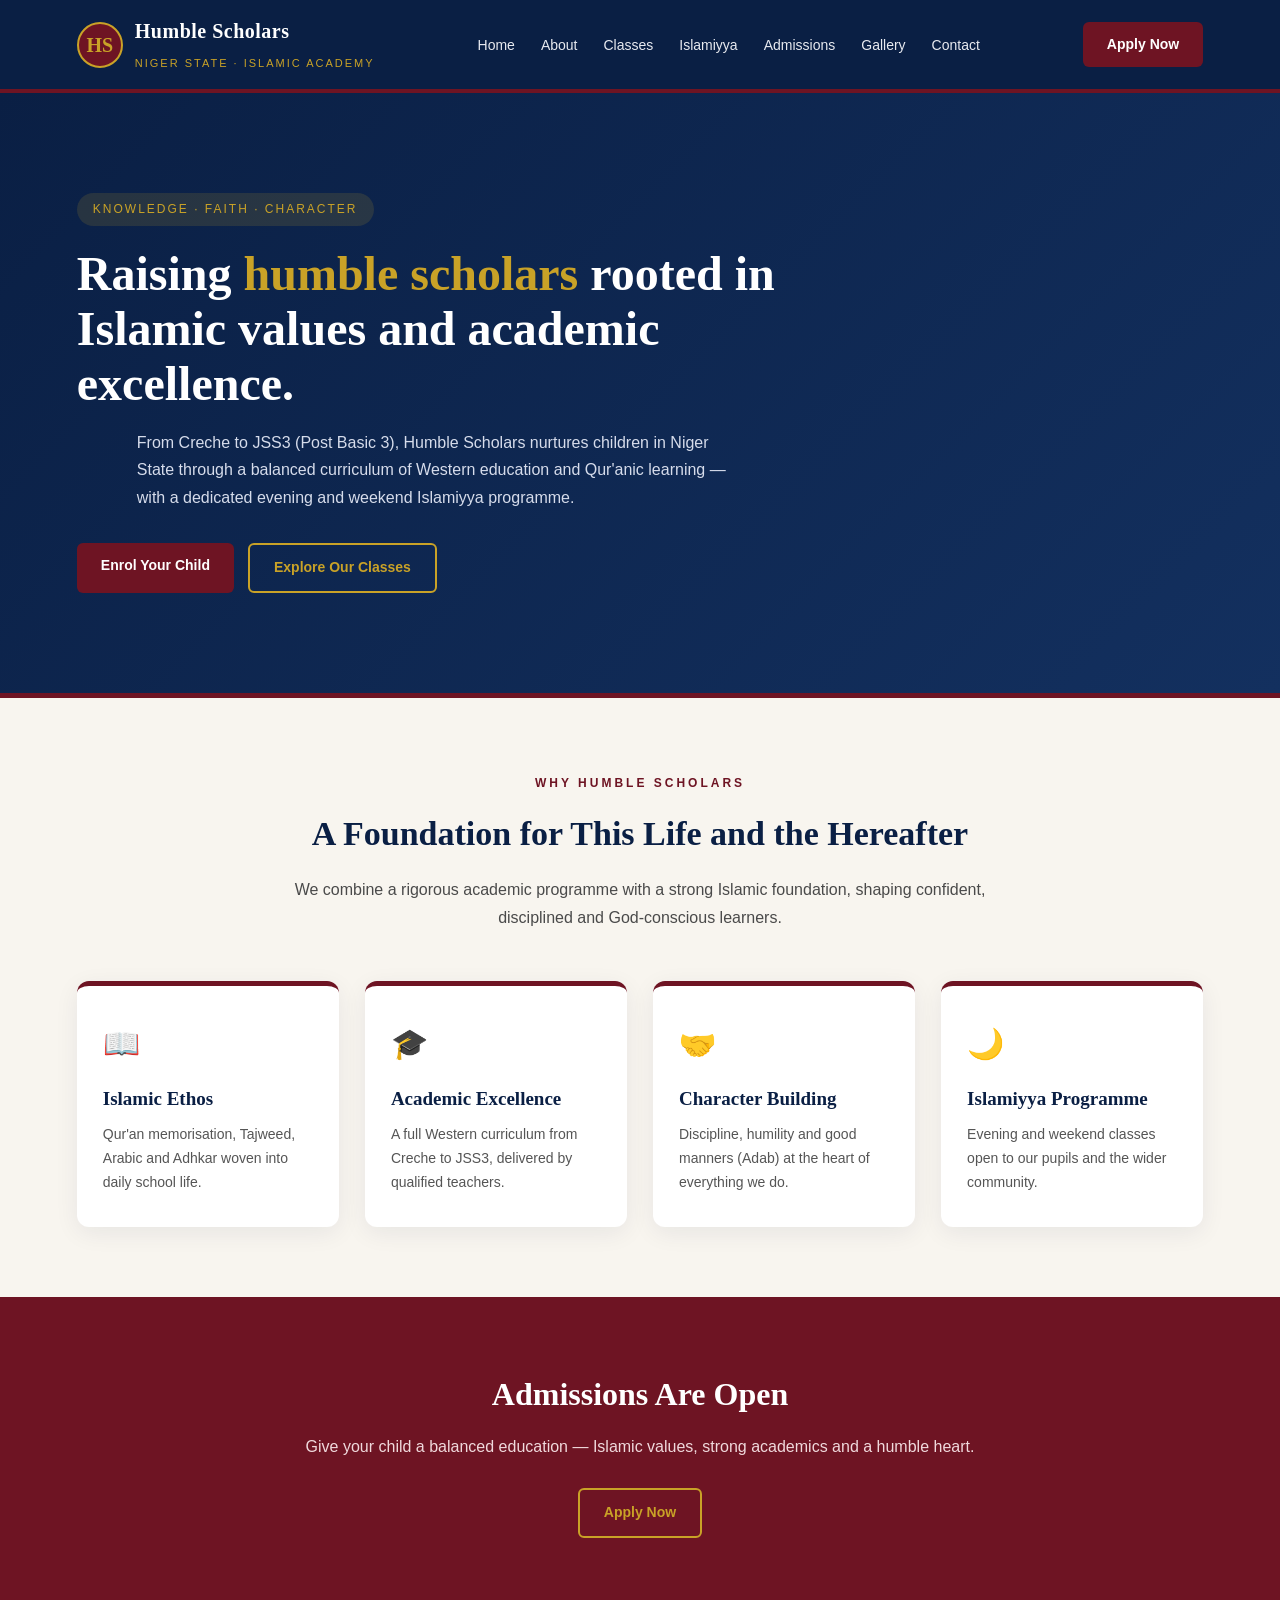
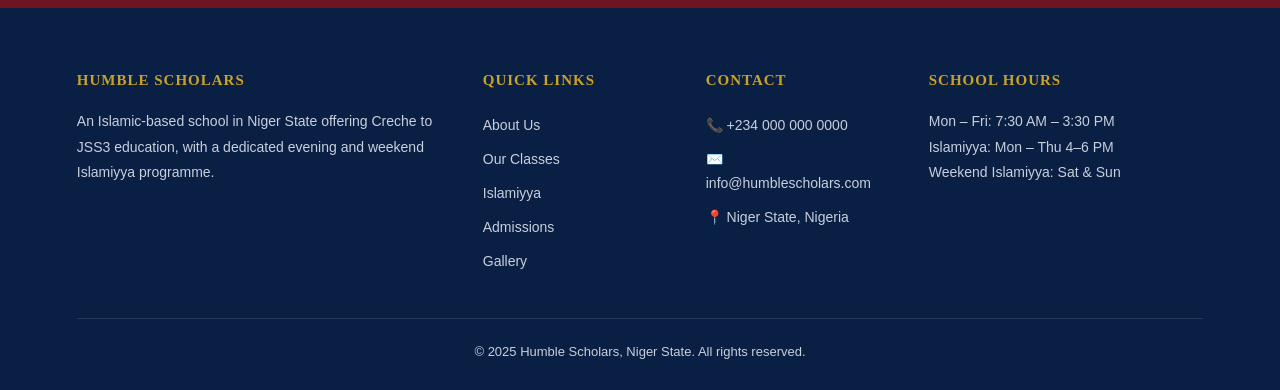
<file: index.html>
<!DOCTYPE html>
<html lang="en">
<head>
<meta charset="UTF-8" />
<meta name="viewport" content="width=device-width, initial-scale=1.0" />
<title>Humble Scholars | Islamic School in Niger State</title>
<link rel="stylesheet" href="style.css" />
</head>
<body>
    <header>
        <a href="index.html" class="logo">
          <div class="logo-badge">HS</div>
          <div>
            <h1>Humble Scholars</h1>
            <span>Niger State · Islamic Academy</span>
          </div>
        </a>
        <nav>
          <ul>
            <li><a href="index.html">Home</a></li>
            <li><a href="about.html">About</a></li>
            <li><a href="classes.html">Classes</a></li>
            <li><a href="islamiyya.html">Islamiyya</a></li>
            <li><a href="admissions.html">Admissions</a></li>
            <li><a href="gallery.html">Gallery</a></li>
            <li><a href="contact.html">Contact</a></li>
          </ul>
        </nav>
        <a href="admissions.html" class="btn btn-primary">Apply Now</a>
      </header>

<section class="page-hero" style="padding:100px 6%;text-align:left;">
  <div style="max-width:720px;">
    <span style="display:inline-block;background:rgba(201,162,39,0.15);color:var(--gold);padding:6px 16px;border-radius:30px;font-size:12px;letter-spacing:2px;text-transform:uppercase;margin-bottom:20px;">Knowledge · Faith · Character</span>
    <h2 style="font-size:48px;line-height:1.15;margin-bottom:18px;">Raising <em style="color:var(--gold);font-style:normal;">humble scholars</em> rooted in Islamic values and academic excellence.</h2>
    <p style="margin-bottom:32px;">From Creche to JSS3 (Post Basic 3), Humble Scholars nurtures children in Niger State through a balanced curriculum of Western education and Qur'anic learning — with a dedicated evening and weekend Islamiyya programme.</p>
    <div style="display:flex;gap:14px;flex-wrap:wrap;">
      <a href="admissions.html" class="btn btn-primary">Enrol Your Child</a>
      <a href="classes.html" class="btn btn-outline">Explore Our Classes</a>
    </div>
  </div>
</section>

<section>
  <div class="section-head">
    <span class="eyebrow">Why Humble Scholars</span>
    <h2>A Foundation for This Life and the Hereafter</h2>
    <p>We combine a rigorous academic programme with a strong Islamic foundation, shaping confident, disciplined and God-conscious learners.</p>
  </div>
  <div class="card-grid">
    <div class="card"><div class="icon">📖</div><h3>Islamic Ethos</h3><p>Qur'an memorisation, Tajweed, Arabic and Adhkar woven into daily school life.</p></div>
    <div class="card"><div class="icon">🎓</div><h3>Academic Excellence</h3><p>A full Western curriculum from Creche to JSS3, delivered by qualified teachers.</p></div>
    <div class="card"><div class="icon">🤝</div><h3>Character Building</h3><p>Discipline, humility and good manners (Adab) at the heart of everything we do.</p></div>
    <div class="card"><div class="icon">🌙</div><h3>Islamiyya Programme</h3><p>Evening and weekend classes open to our pupils and the wider community.</p></div>
  </div>
</section>

<section class="cta">
  <h2>Admissions Are Open</h2>
  <p>Give your child a balanced education — Islamic values, strong academics and a humble heart.</p>
  <a href="admissions.html" class="btn btn-outline">Apply Now</a>
</section>

<footer>
    <div class="footer-grid">
      <div>
        <h4>Humble Scholars</h4>
        <p>An Islamic-based school in Niger State offering Creche to JSS3 education, with a dedicated evening and weekend Islamiyya programme.</p>
      </div>
      <div>
        <h4>Quick Links</h4>
        <a href="about.html">About Us</a>
        <a href="classes.html">Our Classes</a>
        <a href="islamiyya.html">Islamiyya</a>
        <a href="admissions.html">Admissions</a>
        <a href="gallery.html">Gallery</a>
      </div>
      <div>
        <h4>Contact</h4>
        <a href="tel:+2340000000000">📞 +234 000 000 0000</a>
        <a href="mailto:info@humblescholars.com">✉️ info@humblescholars.com</a>
        <a href="#">📍 Niger State, Nigeria</a>
      </div>
      <div>
        <h4>School Hours</h4>
        <p>Mon – Fri: 7:30 AM – 3:30 PM<br />
           Islamiyya: Mon – Thu 4–6 PM<br />
           Weekend Islamiyya: Sat & Sun</p>
      </div>
    </div>
    <div class="footer-bottom">© 2025 Humble Scholars, Niger State. All rights reserved.</div>
  </footer>
</body>
</html>
</file>
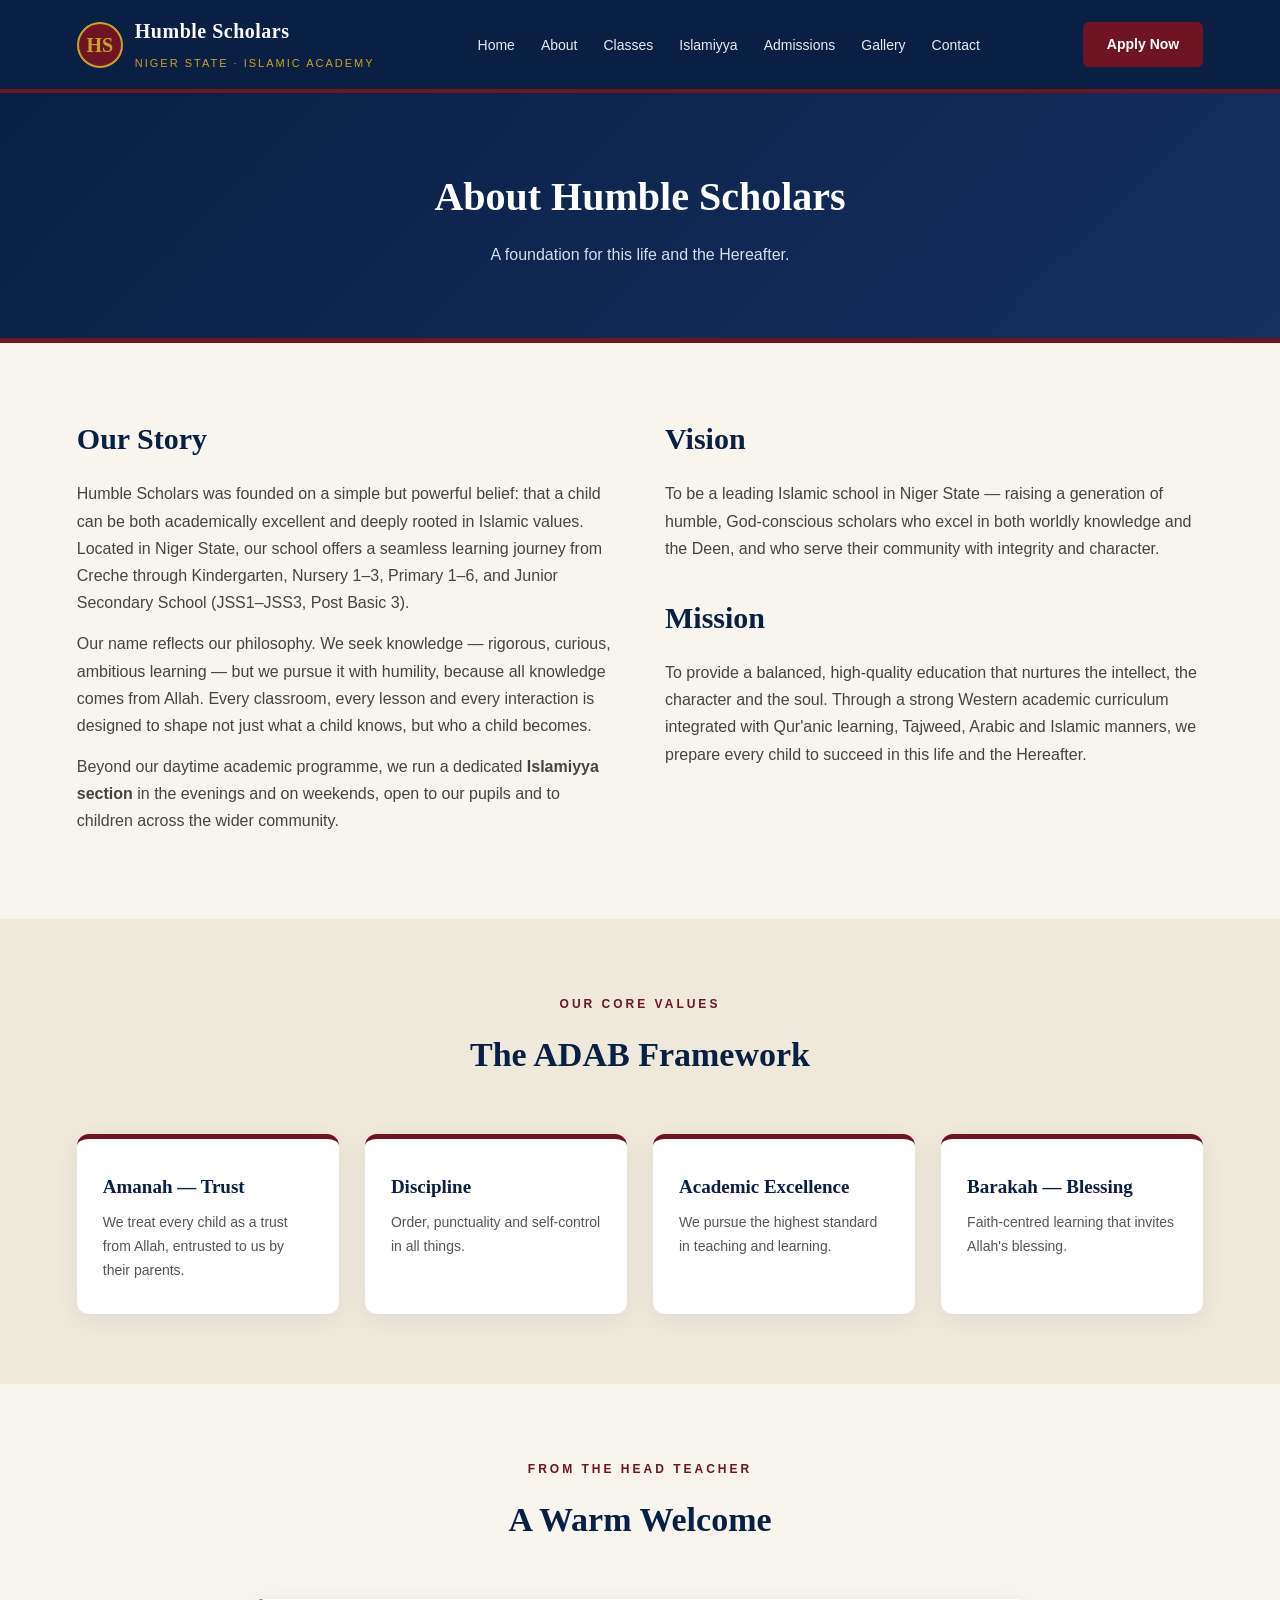
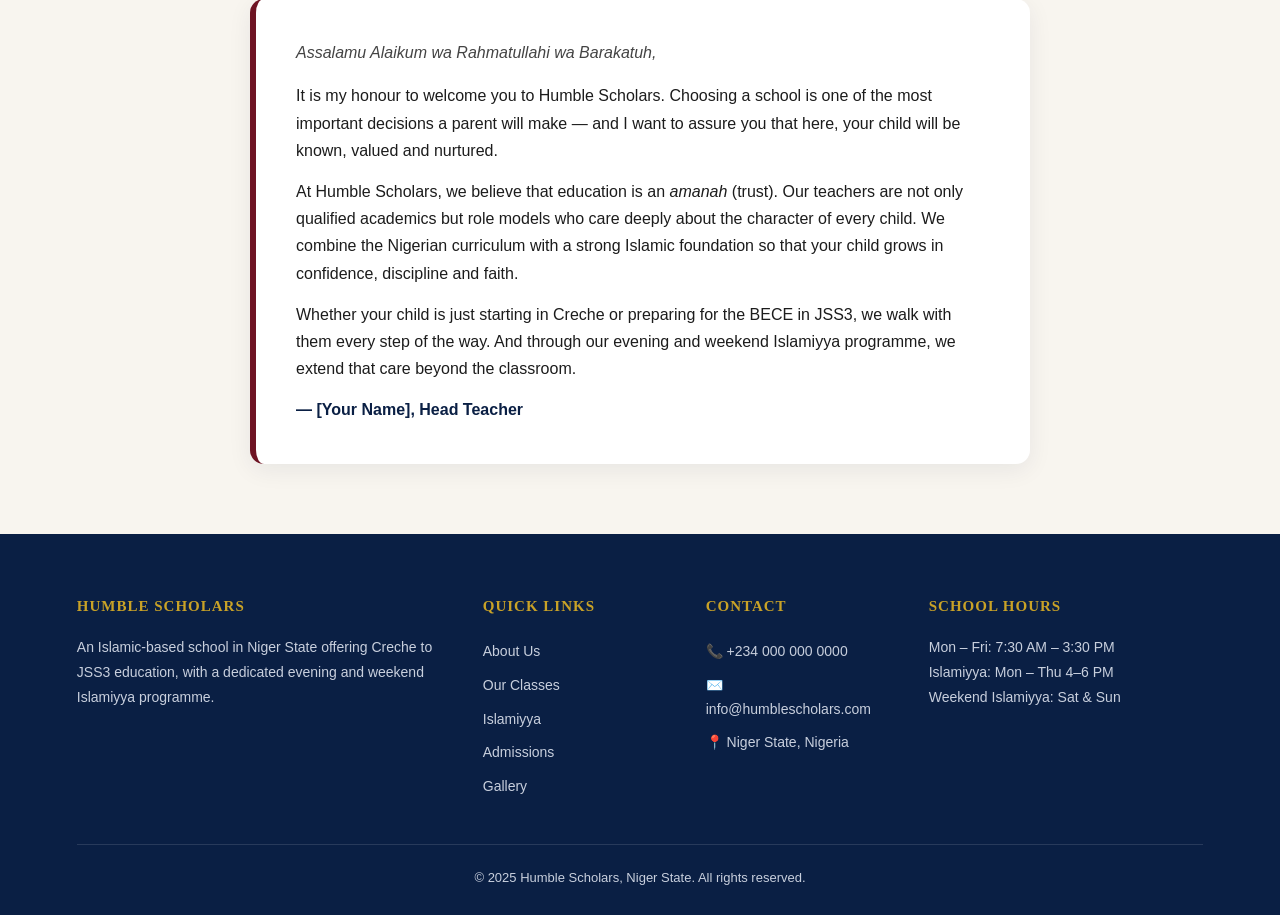
<file: about.html>
<!DOCTYPE html>
<html lang="en">
<head>
<meta charset="UTF-8" />
<meta name="viewport" content="width=device-width, initial-scale=1.0" />
<title>About Us | Humble Scholars</title>
<link rel="stylesheet" href="style.css" />
</head>
<body>
    <header>
        <a href="index.html" class="logo">
          <div class="logo-badge">HS</div>
          <div>
            <h1>Humble Scholars</h1>
            <span>Niger State · Islamic Academy</span>
          </div>
        </a>
        <nav>
          <ul>
            <li><a href="index.html">Home</a></li>
            <li><a href="about.html">About</a></li>
            <li><a href="classes.html">Classes</a></li>
            <li><a href="islamiyya.html">Islamiyya</a></li>
            <li><a href="admissions.html">Admissions</a></li>
            <li><a href="gallery.html">Gallery</a></li>
            <li><a href="contact.html">Contact</a></li>
          </ul>
        </nav>
        <a href="admissions.html" class="btn btn-primary">Apply Now</a>
      </header>

<section class="page-hero">
  <h2>About Humble Scholars</h2>
  <p>A foundation for this life and the Hereafter.</p>
</section>

<section>
  <div class="two-col">
    <div>
      <h2>Our Story</h2>
      <p>Humble Scholars was founded on a simple but powerful belief: that a child can be both academically excellent and deeply rooted in Islamic values. Located in Niger State, our school offers a seamless learning journey from Creche through Kindergarten, Nursery 1–3, Primary 1–6, and Junior Secondary School (JSS1–JSS3, Post Basic 3).</p>
      <p>Our name reflects our philosophy. We seek knowledge — rigorous, curious, ambitious learning — but we pursue it with humility, because all knowledge comes from Allah. Every classroom, every lesson and every interaction is designed to shape not just what a child knows, but who a child becomes.</p>
      <p>Beyond our daytime academic programme, we run a dedicated <strong>Islamiyya section</strong> in the evenings and on weekends, open to our pupils and to children across the wider community.</p>
    </div>
    <div>
      <h2>Vision</h2>
      <p>To be a leading Islamic school in Niger State — raising a generation of humble, God-conscious scholars who excel in both worldly knowledge and the Deen, and who serve their community with integrity and character.</p>
      <h2 style="margin-top:30px;">Mission</h2>
      <p>To provide a balanced, high-quality education that nurtures the intellect, the character and the soul. Through a strong Western academic curriculum integrated with Qur'anic learning, Tajweed, Arabic and Islamic manners, we prepare every child to succeed in this life and the Hereafter.</p>
    </div>
  </div>
</section>

<section style="background:#efe9dc;">
  <div class="section-head">
    <span class="eyebrow">Our Core Values</span>
    <h2>The ADAB Framework</h2>
  </div>
  <div class="card-grid">
    <div class="card"><h3>Amanah — Trust</h3><p>We treat every child as a trust from Allah, entrusted to us by their parents.</p></div>
    <div class="card"><h3>Discipline</h3><p>Order, punctuality and self-control in all things.</p></div>
    <div class="card"><h3>Academic Excellence</h3><p>We pursue the highest standard in teaching and learning.</p></div>
    <div class="card"><h3>Barakah — Blessing</h3><p>Faith-centred learning that invites Allah's blessing.</p></div>
  </div>
</section>

<section>
  <div class="section-head">
    <span class="eyebrow">From the Head Teacher</span>
    <h2>A Warm Welcome</h2>
  </div>
  <div style="max-width:780px;margin:0 auto;background:#fff;padding:40px;border-radius:14px;border-left:6px solid var(--burgundy);box-shadow:0 6px 24px rgba(10,31,68,0.07);">
    <p style="font-style:italic;color:#444;margin-bottom:16px;">Assalamu Alaikum wa Rahmatullahi wa Barakatuh,</p>
    <p style="margin-bottom:14px;">It is my honour to welcome you to Humble Scholars. Choosing a school is one of the most important decisions a parent will make — and I want to assure you that here, your child will be known, valued and nurtured.</p>
    <p style="margin-bottom:14px;">At Humble Scholars, we believe that education is an <em>amanah</em> (trust). Our teachers are not only qualified academics but role models who care deeply about the character of every child. We combine the Nigerian curriculum with a strong Islamic foundation so that your child grows in confidence, discipline and faith.</p>
    <p style="margin-bottom:14px;">Whether your child is just starting in Creche or preparing for the BECE in JSS3, we walk with them every step of the way. And through our evening and weekend Islamiyya programme, we extend that care beyond the classroom.</p>
    <p style="font-weight:600;color:var(--navy);">— [Your Name], Head Teacher</p>
  </div>
</section>

<footer>
    <div class="footer-grid">
      <div>
        <h4>Humble Scholars</h4>
        <p>An Islamic-based school in Niger State offering Creche to JSS3 education, with a dedicated evening and weekend Islamiyya programme.</p>
      </div>
      <div>
        <h4>Quick Links</h4>
        <a href="about.html">About Us</a>
        <a href="classes.html">Our Classes</a>
        <a href="islamiyya.html">Islamiyya</a>
        <a href="admissions.html">Admissions</a>
        <a href="gallery.html">Gallery</a>
      </div>
      <div>
        <h4>Contact</h4>
        <a href="tel:+2340000000000">📞 +234 000 000 0000</a>
        <a href="mailto:info@humblescholars.com">✉️ info@humblescholars.com</a>
        <a href="#">📍 Niger State, Nigeria</a>
      </div>
      <div>
        <h4>School Hours</h4>
        <p>Mon – Fri: 7:30 AM – 3:30 PM<br />
           Islamiyya: Mon – Thu 4–6 PM<br />
           Weekend Islamiyya: Sat & Sun</p>
      </div>
    </div>
    <div class="footer-bottom">© 2025 Humble Scholars, Niger State. All rights reserved.</div>
  </footer>
</body>
</html>
</file>
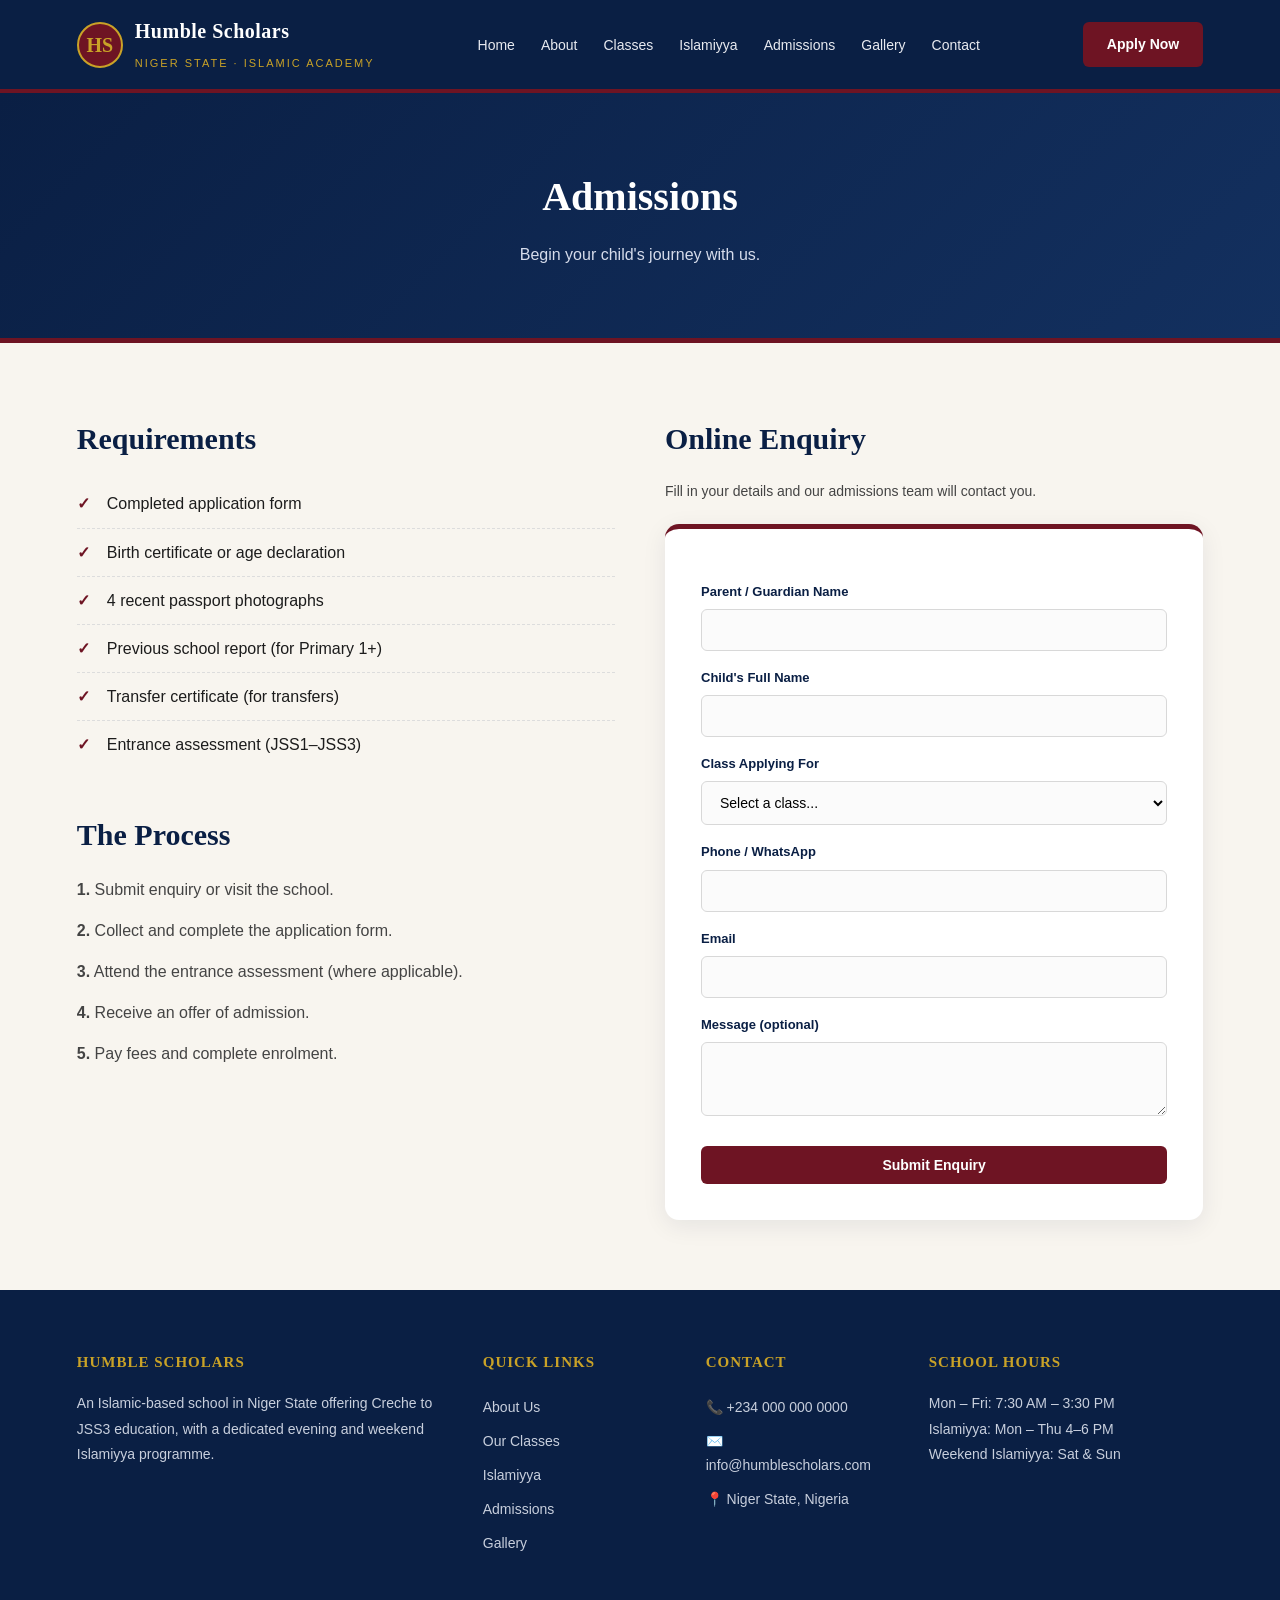
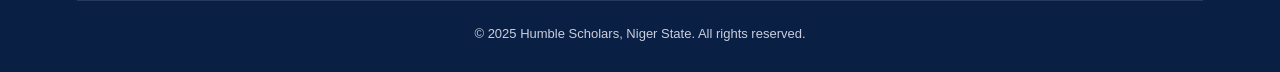
<file: admissions.html>
<!DOCTYPE html>
<html lang="en">
<head>
<meta charset="UTF-8" />
<meta name="viewport" content="width=device-width, initial-scale=1.0" />
<title>Admissions | Humble Scholars</title>
<link rel="stylesheet" href="style.css" />
</head>
<body>
    <header>
        <a href="index.html" class="logo">
          <div class="logo-badge">HS</div>
          <div>
            <h1>Humble Scholars</h1>
            <span>Niger State · Islamic Academy</span>
          </div>
        </a>
        <nav>
          <ul>
            <li><a href="index.html">Home</a></li>
            <li><a href="about.html">About</a></li>
            <li><a href="classes.html">Classes</a></li>
            <li><a href="islamiyya.html">Islamiyya</a></li>
            <li><a href="admissions.html">Admissions</a></li>
            <li><a href="gallery.html">Gallery</a></li>
            <li><a href="contact.html">Contact</a></li>
          </ul>
        </nav>
        <a href="admissions.html" class="btn btn-primary">Apply Now</a>
      </header>

<section class="page-hero">
  <h2>Admissions</h2>
  <p>Begin your child's journey with us.</p>
</section>

<section>
  <div class="two-col">
    <div>
      <h2>Requirements</h2>
      <ul style="list-style:none;">
        <li style="padding:10px 0 10px 30px;position:relative;border-bottom:1px dashed #ddd;"><span style="position:absolute;left:0;color:var(--burgundy);font-weight:700;">✓</span> Completed application form</li>
        <li style="padding:10px 0 10px 30px;position:relative;border-bottom:1px dashed #ddd;"><span style="position:absolute;left:0;color:var(--burgundy);font-weight:700;">✓</span> Birth certificate or age declaration</li>
        <li style="padding:10px 0 10px 30px;position:relative;border-bottom:1px dashed #ddd;"><span style="position:absolute;left:0;color:var(--burgundy);font-weight:700;">✓</span> 4 recent passport photographs</li>
        <li style="padding:10px 0 10px 30px;position:relative;border-bottom:1px dashed #ddd;"><span style="position:absolute;left:0;color:var(--burgundy);font-weight:700;">✓</span> Previous school report (for Primary 1+)</li>
        <li style="padding:10px 0 10px 30px;position:relative;border-bottom:1px dashed #ddd;"><span style="position:absolute;left:0;color:var(--burgundy);font-weight:700;">✓</span> Transfer certificate (for transfers)</li>
        <li style="padding:10px 0 10px 30px;position:relative;"><span style="position:absolute;left:0;color:var(--burgundy);font-weight:700;">✓</span> Entrance assessment (JSS1–JSS3)</li>
      </ul>

      <h2 style="margin-top:40px;">The Process</h2>
      <p><strong>1.</strong> Submit enquiry or visit the school.</p>
      <p><strong>2.</strong> Collect and complete the application form.</p>
      <p><strong>3.</strong> Attend the entrance assessment (where applicable).</p>
      <p><strong>4.</strong> Receive an offer of admission.</p>
      <p><strong>5.</strong> Pay fees and complete enrolment.</p>
    </div>

    <div>
      <h2>Online Enquiry</h2>
      <p style="margin-bottom:20px;font-size:14px;">Fill in your details and our admissions team will contact you.</p>
      <form action="#" method="POST">
        <label for="parent">Parent / Guardian Name</label>
        <input type="text" id="parent" name="parent" required />

        <label for="child">Child's Full Name</label>
        <input type="text" id="child" name="child" required />

        <label for="class">Class Applying For</label>
        <select id="class" name="class" required>
          <option value="">Select a class...</option>
          <option>Creche</option>
          <option>Kindergarten</option>
          <option>Nursery 1</option>
          <option>Nursery 2</option>
          <option>Nursery 3</option>
          <option>Primary 1 – 6</option>
          <option>JSS 1 – 3</option>
          <option>Islamiyya Only</option>
        </select>

        <label for="phone">Phone / WhatsApp</label>
        <input type="tel" id="phone" name="phone" required />

        <label for="email">Email</label>
        <input type="email" id="email" name="email" />

        <label for="message">Message (optional)</label>
        <textarea id="message" name="message" rows="3"></textarea>

        <button type="submit" class="btn btn-primary">Submit Enquiry</button>
      </form>
    </div>
  </div>
</section>

<footer>
    <div class="footer-grid">
      <div>
        <h4>Humble Scholars</h4>
        <p>An Islamic-based school in Niger State offering Creche to JSS3 education, with a dedicated evening and weekend Islamiyya programme.</p>
      </div>
      <div>
        <h4>Quick Links</h4>
        <a href="about.html">About Us</a>
        <a href="classes.html">Our Classes</a>
        <a href="islamiyya.html">Islamiyya</a>
        <a href="admissions.html">Admissions</a>
        <a href="gallery.html">Gallery</a>
      </div>
      <div>
        <h4>Contact</h4>
        <a href="tel:+2340000000000">📞 +234 000 000 0000</a>
        <a href="mailto:info@humblescholars.com">✉️ info@humblescholars.com</a>
        <a href="#">📍 Niger State, Nigeria</a>
      </div>
      <div>
        <h4>School Hours</h4>
        <p>Mon – Fri: 7:30 AM – 3:30 PM<br />
           Islamiyya: Mon – Thu 4–6 PM<br />
           Weekend Islamiyya: Sat & Sun</p>
      </div>
    </div>
    <div class="footer-bottom">© 2025 Humble Scholars, Niger State. All rights reserved.</div>
  </footer>
</body>
</html>
</file>
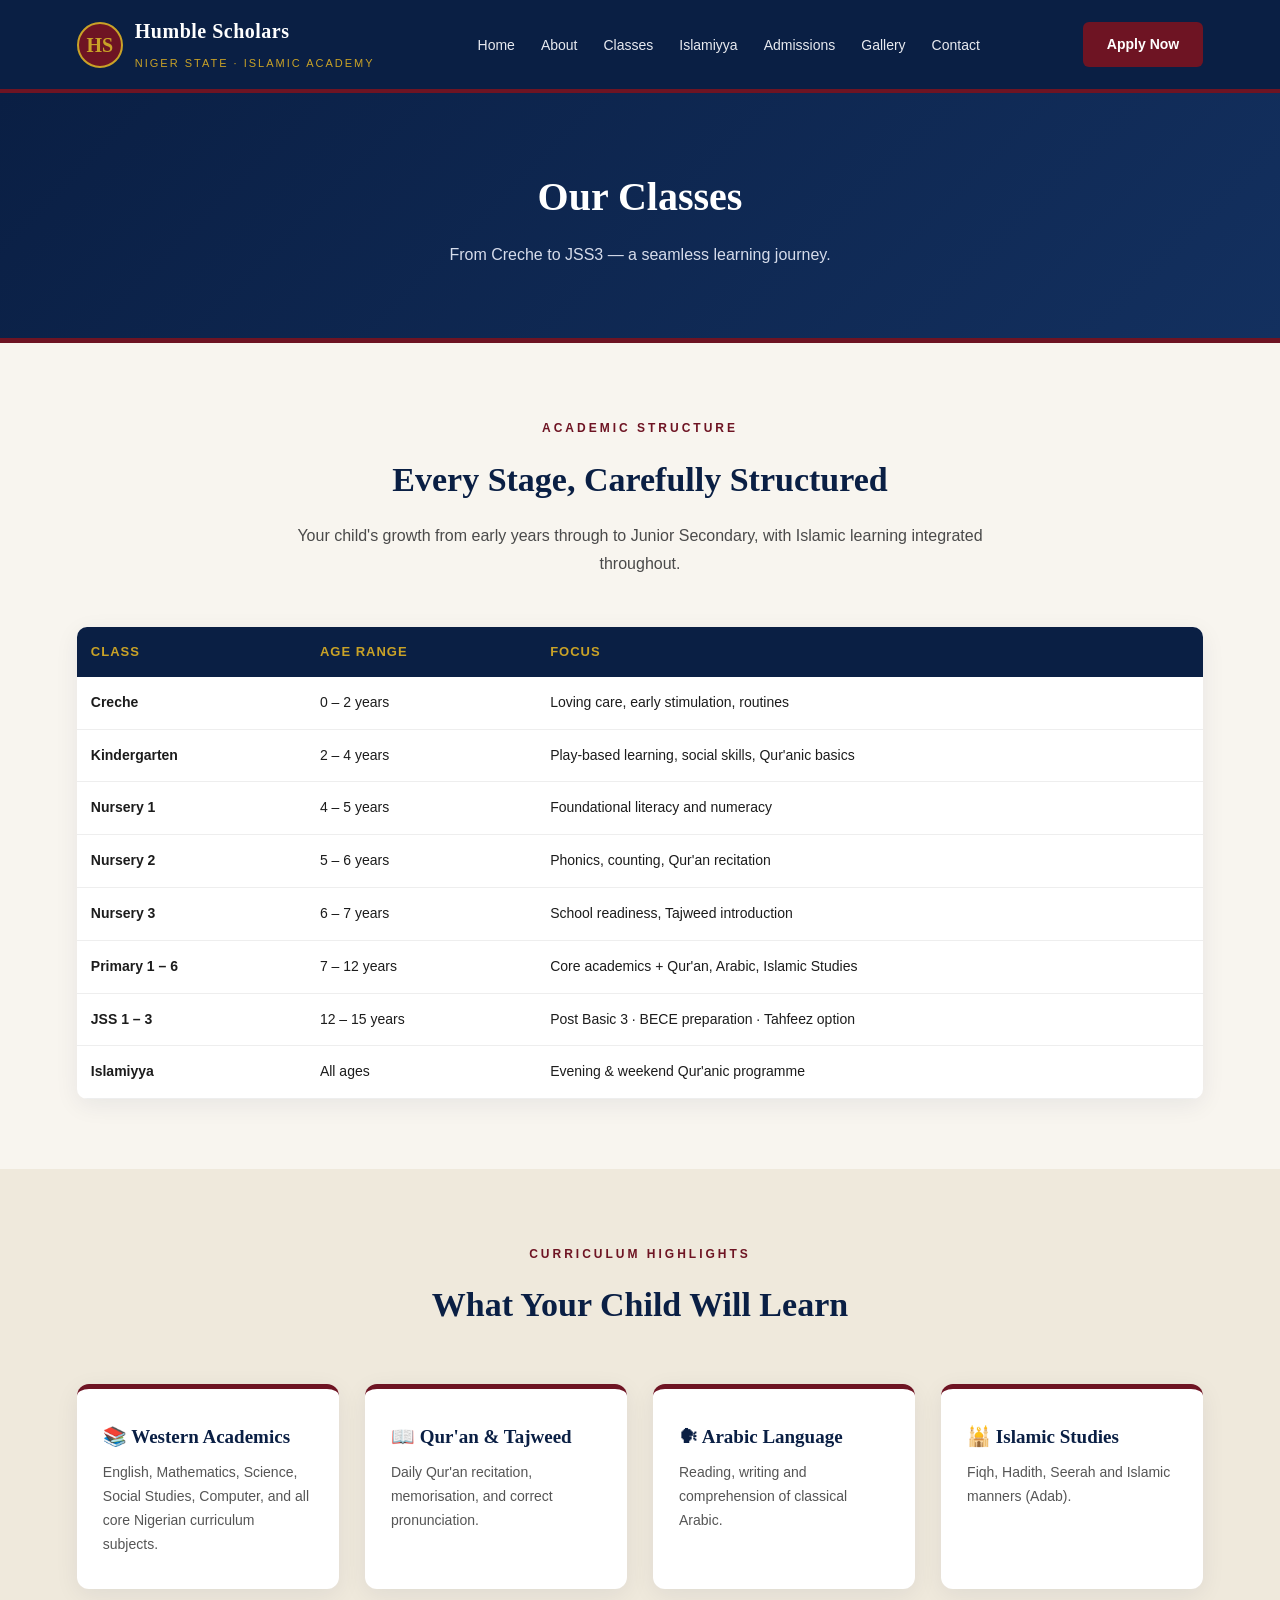
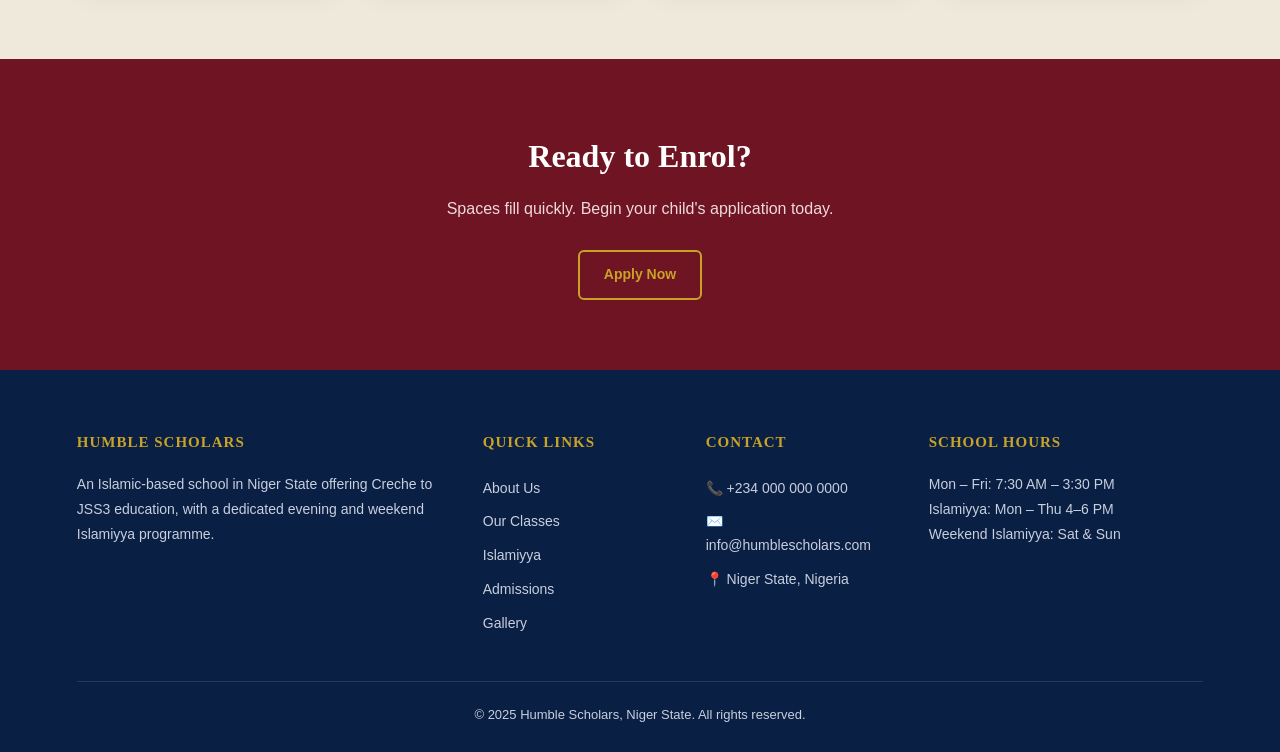
<file: Classes.html>
<!DOCTYPE html>
<html lang="en">
<head>
<meta charset="UTF-8" />
<meta name="viewport" content="width=device-width, initial-scale=1.0" />
<title>Our Classes | Humble Scholars</title>
<link rel="stylesheet" href="style.css" />
</head>
<body>
    <header>
        <a href="index.html" class="logo">
          <div class="logo-badge">HS</div>
          <div>
            <h1>Humble Scholars</h1>
            <span>Niger State · Islamic Academy</span>
          </div>
        </a>
        <nav>
          <ul>
            <li><a href="index.html">Home</a></li>
            <li><a href="about.html">About</a></li>
            <li><a href="classes.html">Classes</a></li>
            <li><a href="islamiyya.html">Islamiyya</a></li>
            <li><a href="admissions.html">Admissions</a></li>
            <li><a href="gallery.html">Gallery</a></li>
            <li><a href="contact.html">Contact</a></li>
          </ul>
        </nav>
        <a href="admissions.html" class="btn btn-primary">Apply Now</a>
      </header>

<section class="page-hero">
  <h2>Our Classes</h2>
  <p>From Creche to JSS3 — a seamless learning journey.</p>
</section>

<section>
  <div class="section-head">
    <span class="eyebrow">Academic Structure</span>
    <h2>Every Stage, Carefully Structured</h2>
    <p>Your child's growth from early years through to Junior Secondary, with Islamic learning integrated throughout.</p>
  </div>
  <table>
    <thead>
      <tr><th>Class</th><th>Age Range</th><th>Focus</th></tr>
    </thead>
    <tbody>
      <tr><td><strong>Creche</strong></td><td>0 – 2 years</td><td>Loving care, early stimulation, routines</td></tr>
      <tr><td><strong>Kindergarten</strong></td><td>2 – 4 years</td><td>Play-based learning, social skills, Qur'anic basics</td></tr>
      <tr><td><strong>Nursery 1</strong></td><td>4 – 5 years</td><td>Foundational literacy and numeracy</td></tr>
      <tr><td><strong>Nursery 2</strong></td><td>5 – 6 years</td><td>Phonics, counting, Qur'an recitation</td></tr>
      <tr><td><strong>Nursery 3</strong></td><td>6 – 7 years</td><td>School readiness, Tajweed introduction</td></tr>
      <tr><td><strong>Primary 1 – 6</strong></td><td>7 – 12 years</td><td>Core academics + Qur'an, Arabic, Islamic Studies</td></tr>
      <tr><td><strong>JSS 1 – 3</strong></td><td>12 – 15 years</td><td>Post Basic 3 · BECE preparation · Tahfeez option</td></tr>
      <tr><td><strong>Islamiyya</strong></td><td>All ages</td><td>Evening & weekend Qur'anic programme</td></tr>
    </tbody>
  </table>
</section>

<section style="background:#efe9dc;">
  <div class="section-head">
    <span class="eyebrow">Curriculum Highlights</span>
    <h2>What Your Child Will Learn</h2>
  </div>
  <div class="card-grid">
    <div class="card"><h3>📚 Western Academics</h3><p>English, Mathematics, Science, Social Studies, Computer, and all core Nigerian curriculum subjects.</p></div>
    <div class="card"><h3>📖 Qur'an & Tajweed</h3><p>Daily Qur'an recitation, memorisation, and correct pronunciation.</p></div>
    <div class="card"><h3>🗣 Arabic Language</h3><p>Reading, writing and comprehension of classical Arabic.</p></div>
    <div class="card"><h3>🕌 Islamic Studies</h3><p>Fiqh, Hadith, Seerah and Islamic manners (Adab).</p></div>
  </div>
</section>

<section class="cta">
  <h2>Ready to Enrol?</h2>
  <p>Spaces fill quickly. Begin your child's application today.</p>
  <a href="admissions.html" class="btn btn-outline">Apply Now</a>
</section>

<footer>
    <div class="footer-grid">
      <div>
        <h4>Humble Scholars</h4>
        <p>An Islamic-based school in Niger State offering Creche to JSS3 education, with a dedicated evening and weekend Islamiyya programme.</p>
      </div>
      <div>
        <h4>Quick Links</h4>
        <a href="about.html">About Us</a>
        <a href="classes.html">Our Classes</a>
        <a href="islamiyya.html">Islamiyya</a>
        <a href="admissions.html">Admissions</a>
        <a href="gallery.html">Gallery</a>
      </div>
      <div>
        <h4>Contact</h4>
        <a href="tel:+2340000000000">📞 +234 000 000 0000</a>
        <a href="mailto:info@humblescholars.com">✉️ info@humblescholars.com</a>
        <a href="#">📍 Niger State, Nigeria</a>
      </div>
      <div>
        <h4>School Hours</h4>
        <p>Mon – Fri: 7:30 AM – 3:30 PM<br />
           Islamiyya: Mon – Thu 4–6 PM<br />
           Weekend Islamiyya: Sat & Sun</p>
      </div>
    </div>
    <div class="footer-bottom">© 2025 Humble Scholars, Niger State. All rights reserved.</div>
  </footer>
</body>
</html>
</file>
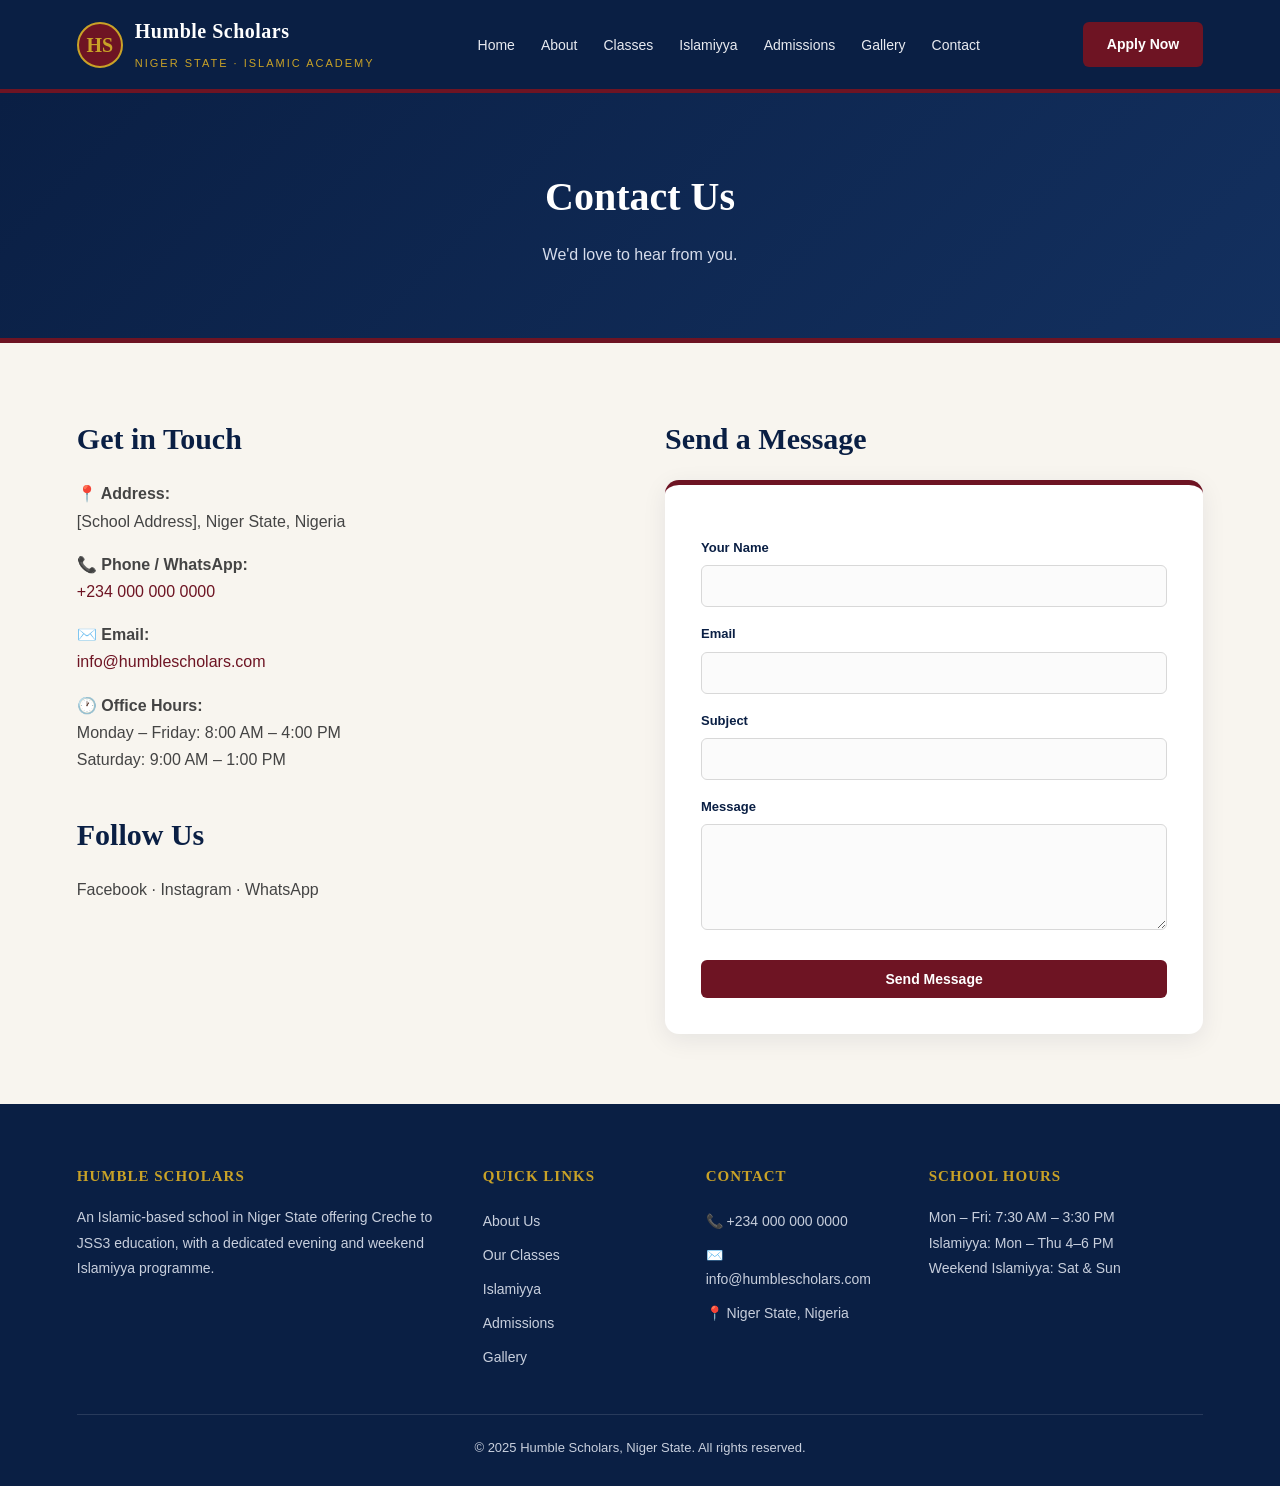
<file: contact.html>
<!DOCTYPE html>
<html lang="en">
<head>
<meta charset="UTF-8" />
<meta name="viewport" content="width=device-width, initial-scale=1.0" />
<title>Contact Us | Humble Scholars</title>
<link rel="stylesheet" href="style.css" />
</head>
<body>
    <header>
        <a href="index.html" class="logo">
          <div class="logo-badge">HS</div>
          <div>
            <h1>Humble Scholars</h1>
            <span>Niger State · Islamic Academy</span>
          </div>
        </a>
        <nav>
          <ul>
            <li><a href="index.html">Home</a></li>
            <li><a href="about.html">About</a></li>
            <li><a href="classes.html">Classes</a></li>
            <li><a href="islamiyya.html">Islamiyya</a></li>
            <li><a href="admissions.html">Admissions</a></li>
            <li><a href="gallery.html">Gallery</a></li>
            <li><a href="contact.html">Contact</a></li>
          </ul>
        </nav>
        <a href="admissions.html" class="btn btn-primary">Apply Now</a>
      </header>

<section class="page-hero">
  <h2>Contact Us</h2>
  <p>We'd love to hear from you.</p>
</section>

<section>
  <div class="two-col">
    <div>
      <h2>Get in Touch</h2>
      <p><strong>📍 Address:</strong><br />[School Address], Niger State, Nigeria</p>
      <p style="margin-top:16px;"><strong>📞 Phone / WhatsApp:</strong><br /><a href="tel:+2340000000000" style="color:var(--burgundy);">+234 000 000 0000</a></p>
      <p style="margin-top:16px;"><strong>✉️ Email:</strong><br /><a href="mailto:info@humblescholars.com" style="color:var(--burgundy);">info@humblescholars.com</a></p>
      <p style="margin-top:16px;"><strong>🕐 Office Hours:</strong><br />Monday – Friday: 8:00 AM – 4:00 PM<br />Saturday: 9:00 AM – 1:00 PM</p>

      <h2 style="margin-top:36px;">Follow Us</h2>
      <p>Facebook · Instagram · WhatsApp</p>
    </div>

    <div>
      <h2>Send a Message</h2>
      <form action="#" method="POST">
        <label for="name">Your Name</label>
        <input type="text" id="name" name="name" required />

        <label for="email">Email</label>
        <input type="email" id="email" name="email" required />

        <label for="subject">Subject</label>
        <input type="text" id="subject" name="subject" required />

        <label for="msg">Message</label>
        <textarea id="msg" name="msg" rows="5" required></textarea>

        <button type="submit" class="btn btn-primary">Send Message</button>
      </form>
    </div>
  </div>
</section>

<footer>
    <div class="footer-grid">
      <div>
        <h4>Humble Scholars</h4>
        <p>An Islamic-based school in Niger State offering Creche to JSS3 education, with a dedicated evening and weekend Islamiyya programme.</p>
      </div>
      <div>
        <h4>Quick Links</h4>
        <a href="about.html">About Us</a>
        <a href="classes.html">Our Classes</a>
        <a href="islamiyya.html">Islamiyya</a>
        <a href="admissions.html">Admissions</a>
        <a href="gallery.html">Gallery</a>
      </div>
      <div>
        <h4>Contact</h4>
        <a href="tel:+2340000000000">📞 +234 000 000 0000</a>
        <a href="mailto:info@humblescholars.com">✉️ info@humblescholars.com</a>
        <a href="#">📍 Niger State, Nigeria</a>
      </div>
      <div>
        <h4>School Hours</h4>
        <p>Mon – Fri: 7:30 AM – 3:30 PM<br />
           Islamiyya: Mon – Thu 4–6 PM<br />
           Weekend Islamiyya: Sat & Sun</p>
      </div>
    </div>
    <div class="footer-bottom">© 2025 Humble Scholars, Niger State. All rights reserved.</div>
  </footer>
</body>
</html>
</file>
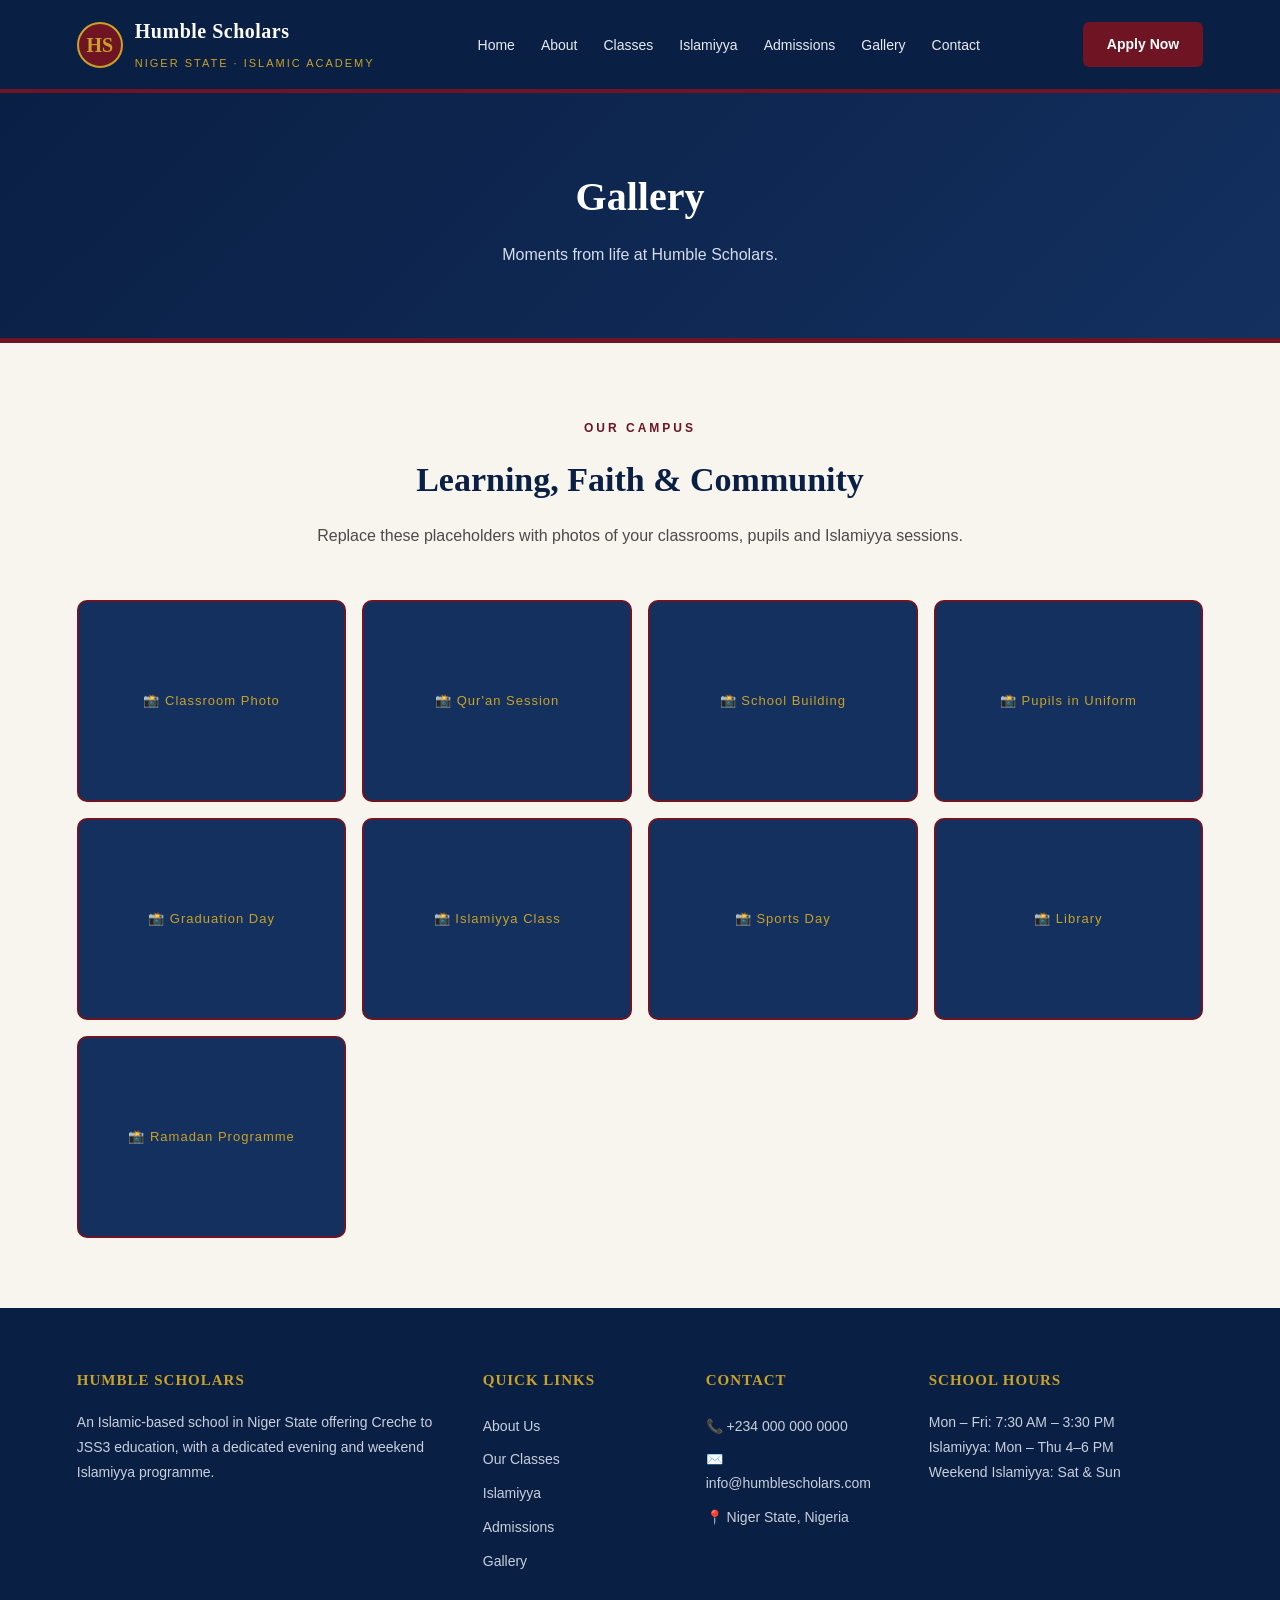
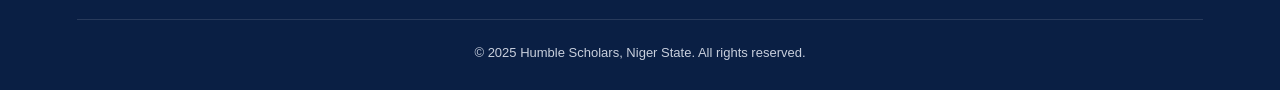
<file: gallery.html>
<!DOCTYPE html>
<html lang="en">
<head>
<meta charset="UTF-8" />
<meta name="viewport" content="width=device-width, initial-scale=1.0" />
<title>Gallery | Humble Scholars</title>
<link rel="stylesheet" href="style.css" />
</head>
<body>
    <header>
        <a href="index.html" class="logo">
          <div class="logo-badge">HS</div>
          <div>
            <h1>Humble Scholars</h1>
            <span>Niger State · Islamic Academy</span>
          </div>
        </a>
        <nav>
          <ul>
            <li><a href="index.html">Home</a></li>
            <li><a href="about.html">About</a></li>
            <li><a href="classes.html">Classes</a></li>
            <li><a href="islamiyya.html">Islamiyya</a></li>
            <li><a href="admissions.html">Admissions</a></li>
            <li><a href="gallery.html">Gallery</a></li>
            <li><a href="contact.html">Contact</a></li>
          </ul>
        </nav>
        <a href="admissions.html" class="btn btn-primary">Apply Now</a>
      </header>

<section class="page-hero">
  <h2>Gallery</h2>
  <p>Moments from life at Humble Scholars.</p>
</section>

<section>
  <div class="section-head">
    <span class="eyebrow">Our Campus</span>
    <h2>Learning, Faith & Community</h2>
    <p>Replace these placeholders with photos of your classrooms, pupils and Islamiyya sessions.</p>
  </div>
  <div class="gallery">
    <div class="gallery-item">📸 Classroom Photo</div>
    <div class="gallery-item">📸 Qur'an Session</div>
    <div class="gallery-item">📸 School Building</div>
    <div class="gallery-item">📸 Pupils in Uniform</div>
    <div class="gallery-item">📸 Graduation Day</div>
    <div class="gallery-item">📸 Islamiyya Class</div>
    <div class="gallery-item">📸 Sports Day</div>
    <div class="gallery-item">📸 Library</div>
    <div class="gallery-item">📸 Ramadan Programme</div>
  </div>
</section>

<footer>
    <div class="footer-grid">
      <div>
        <h4>Humble Scholars</h4>
        <p>An Islamic-based school in Niger State offering Creche to JSS3 education, with a dedicated evening and weekend Islamiyya programme.</p>
      </div>
      <div>
        <h4>Quick Links</h4>
        <a href="about.html">About Us</a>
        <a href="classes.html">Our Classes</a>
        <a href="islamiyya.html">Islamiyya</a>
        <a href="admissions.html">Admissions</a>
        <a href="gallery.html">Gallery</a>
      </div>
      <div>
        <h4>Contact</h4>
        <a href="tel:+2340000000000">📞 +234 000 000 0000</a>
        <a href="mailto:info@humblescholars.com">✉️ info@humblescholars.com</a>
        <a href="#">📍 Niger State, Nigeria</a>
      </div>
      <div>
        <h4>School Hours</h4>
        <p>Mon – Fri: 7:30 AM – 3:30 PM<br />
           Islamiyya: Mon – Thu 4–6 PM<br />
           Weekend Islamiyya: Sat & Sun</p>
      </div>
    </div>
    <div class="footer-bottom">© 2025 Humble Scholars, Niger State. All rights reserved.</div>
  </footer>
</body>
</html>
</file>
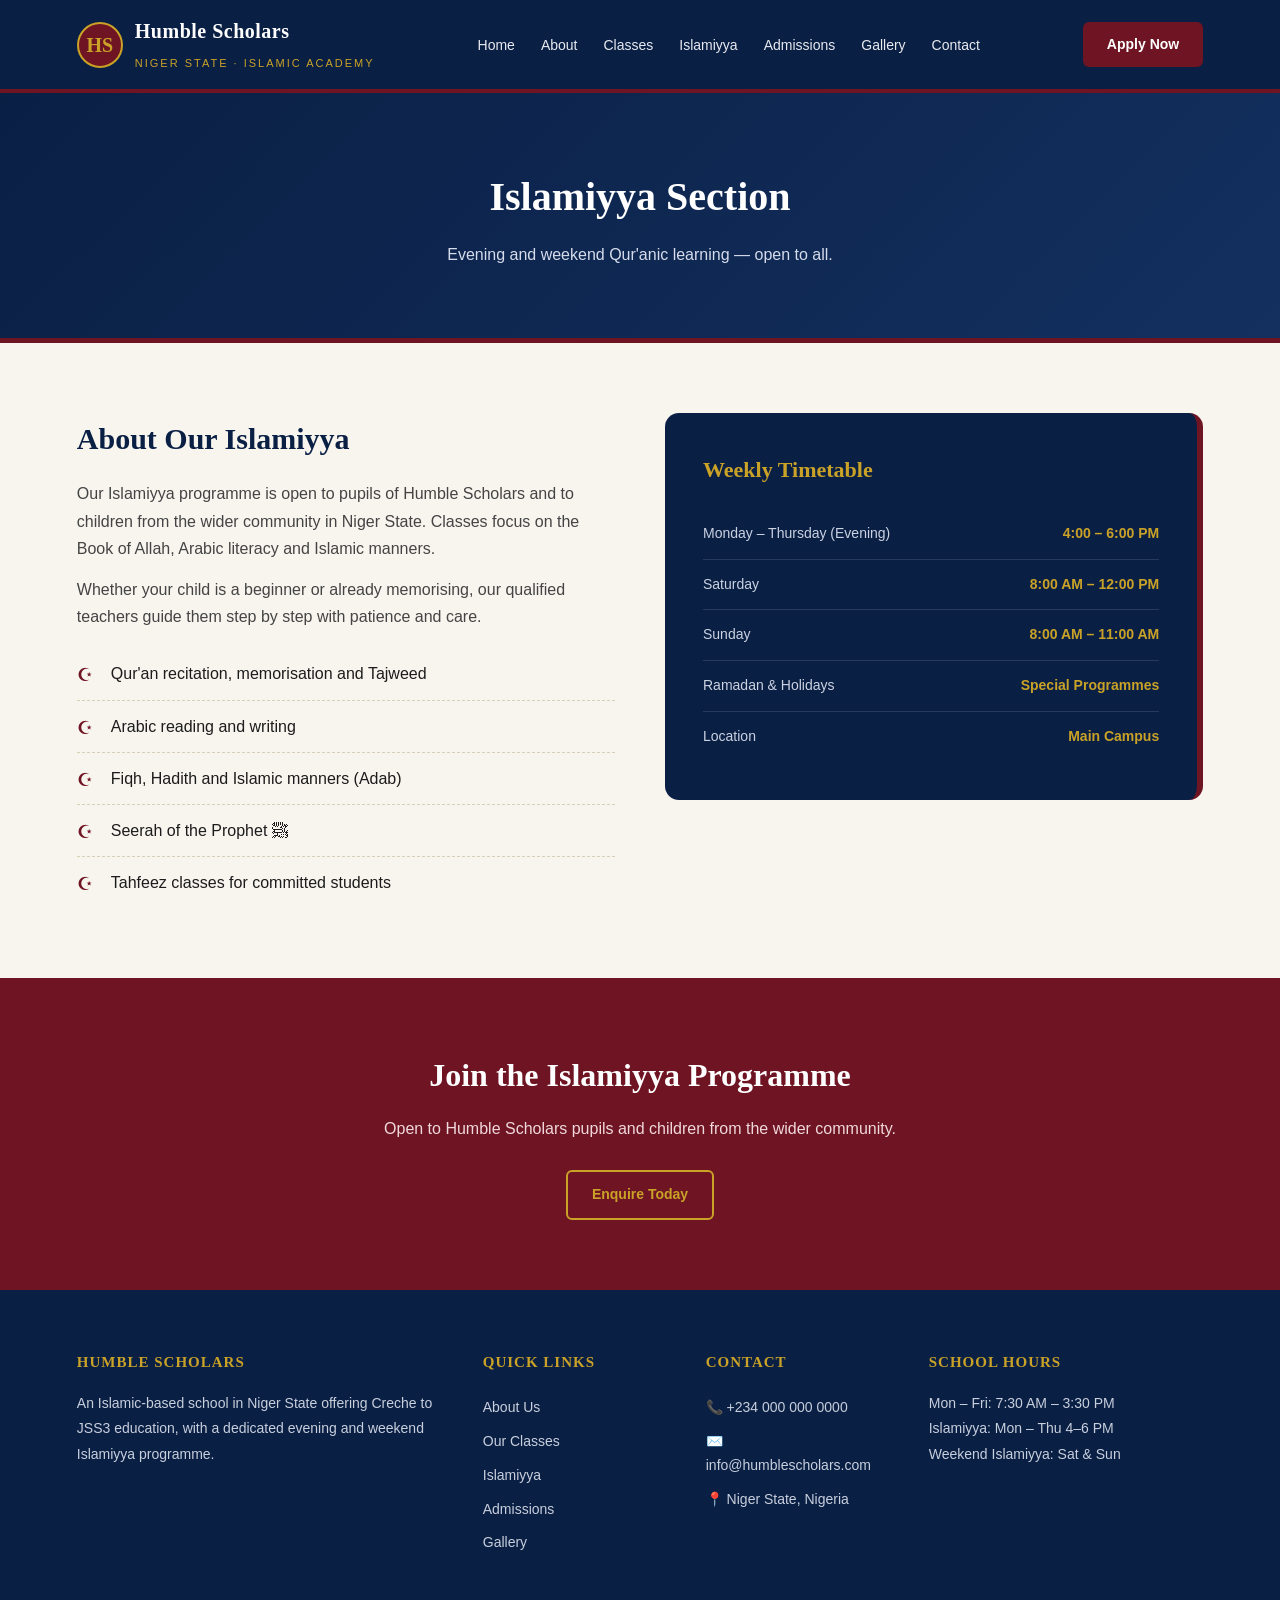
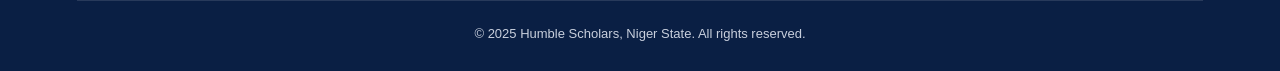
<file: islamiyya.html>
<!DOCTYPE html>
<html lang="en">
<head>
<meta charset="UTF-8" />
<meta name="viewport" content="width=device-width, initial-scale=1.0" />
<title>Islamiyya Section | Humble Scholars</title>
<link rel="stylesheet" href="style.css" />
</head>
<body>
    <header>
        <a href="index.html" class="logo">
          <div class="logo-badge">HS</div>
          <div>
            <h1>Humble Scholars</h1>
            <span>Niger State · Islamic Academy</span>
          </div>
        </a>
        <nav>
          <ul>
            <li><a href="index.html">Home</a></li>
            <li><a href="about.html">About</a></li>
            <li><a href="classes.html">Classes</a></li>
            <li><a href="islamiyya.html">Islamiyya</a></li>
            <li><a href="admissions.html">Admissions</a></li>
            <li><a href="gallery.html">Gallery</a></li>
            <li><a href="contact.html">Contact</a></li>
          </ul>
        </nav>
        <a href="admissions.html" class="btn btn-primary">Apply Now</a>
      </header>

<section class="page-hero">
  <h2>Islamiyya Section</h2>
  <p>Evening and weekend Qur'anic learning — open to all.</p>
</section>

<section>
  <div class="two-col">
    <div>
      <h2>About Our Islamiyya</h2>
      <p>Our Islamiyya programme is open to pupils of Humble Scholars and to children from the wider community in Niger State. Classes focus on the Book of Allah, Arabic literacy and Islamic manners.</p>
      <p>Whether your child is a beginner or already memorising, our qualified teachers guide them step by step with patience and care.</p>
      <ul style="margin-top:18px;list-style:none;">
        <li style="padding:12px 0 12px 34px;position:relative;border-bottom:1px dashed #d8cfb8;"><span style="position:absolute;left:0;color:var(--burgundy);font-size:18px;">☪</span> Qur'an recitation, memorisation and Tajweed</li>
        <li style="padding:12px 0 12px 34px;position:relative;border-bottom:1px dashed #d8cfb8;"><span style="position:absolute;left:0;color:var(--burgundy);font-size:18px;">☪</span> Arabic reading and writing</li>
        <li style="padding:12px 0 12px 34px;position:relative;border-bottom:1px dashed #d8cfb8;"><span style="position:absolute;left:0;color:var(--burgundy);font-size:18px;">☪</span> Fiqh, Hadith and Islamic manners (Adab)</li>
        <li style="padding:12px 0 12px 34px;position:relative;border-bottom:1px dashed #d8cfb8;"><span style="position:absolute;left:0;color:var(--burgundy);font-size:18px;">☪</span> Seerah of the Prophet ﷺ</li>
        <li style="padding:12px 0 12px 34px;position:relative;"><span style="position:absolute;left:0;color:var(--burgundy);font-size:18px;">☪</span> Tahfeez classes for committed students</li>
      </ul>
    </div>
    <div style="background:var(--navy);color:#fff;border-radius:14px;padding:38px;border-right:6px solid var(--burgundy);">
      <h3 style="color:var(--gold);margin-bottom:20px;font-size:22px;">Weekly Timetable</h3>
      <div style="display:flex;justify-content:space-between;padding:13px 0;border-bottom:1px solid rgba(255,255,255,0.12);font-size:14px;"><span style="color:#cbd3e2;">Monday – Thursday (Evening)</span><span style="color:var(--gold);font-weight:600;">4:00 – 6:00 PM</span></div>
      <div style="display:flex;justify-content:space-between;padding:13px 0;border-bottom:1px solid rgba(255,255,255,0.12);font-size:14px;"><span style="color:#cbd3e2;">Saturday</span><span style="color:var(--gold);font-weight:600;">8:00 AM – 12:00 PM</span></div>
      <div style="display:flex;justify-content:space-between;padding:13px 0;border-bottom:1px solid rgba(255,255,255,0.12);font-size:14px;"><span style="color:#cbd3e2;">Sunday</span><span style="color:var(--gold);font-weight:600;">8:00 AM – 11:00 AM</span></div>
      <div style="display:flex;justify-content:space-between;padding:13px 0;border-bottom:1px solid rgba(255,255,255,0.12);font-size:14px;"><span style="color:#cbd3e2;">Ramadan & Holidays</span><span style="color:var(--gold);font-weight:600;">Special Programmes</span></div>
      <div style="display:flex;justify-content:space-between;padding:13px 0;font-size:14px;"><span style="color:#cbd3e2;">Location</span><span style="color:var(--gold);font-weight:600;">Main Campus</span></div>
    </div>
  </div>
</section>

<section class="cta">
  <h2>Join the Islamiyya Programme</h2>
  <p>Open to Humble Scholars pupils and children from the wider community.</p>
  <a href="contact.html" class="btn btn-outline">Enquire Today</a>
</section>

<footer>
    <div class="footer-grid">
      <div>
        <h4>Humble Scholars</h4>
        <p>An Islamic-based school in Niger State offering Creche to JSS3 education, with a dedicated evening and weekend Islamiyya programme.</p>
      </div>
      <div>
        <h4>Quick Links</h4>
        <a href="about.html">About Us</a>
        <a href="classes.html">Our Classes</a>
        <a href="islamiyya.html">Islamiyya</a>
        <a href="admissions.html">Admissions</a>
        <a href="gallery.html">Gallery</a>
      </div>
      <div>
        <h4>Contact</h4>
        <a href="tel:+2340000000000">📞 +234 000 000 0000</a>
        <a href="mailto:info@humblescholars.com">✉️ info@humblescholars.com</a>
        <a href="#">📍 Niger State, Nigeria</a>
      </div>
      <div>
        <h4>School Hours</h4>
        <p>Mon – Fri: 7:30 AM – 3:30 PM<br />
           Islamiyya: Mon – Thu 4–6 PM<br />
           Weekend Islamiyya: Sat & Sun</p>
      </div>
    </div>
    <div class="footer-bottom">© 2025 Humble Scholars, Niger State. All rights reserved.</div>
  </footer>
</body>
</html>
</file>
<file: style.css>
:root {
  --navy: #0A1F44;
  --navy-light: #13305f;
  --burgundy: #6E1423;
  --burgundy-light: #8c2233;
  --cream: #F8F5EF;
  --gold: #C9A227;
  --text: #1c1c1c;
}
* { margin: 0; padding: 0; box-sizing: border-box; }
body {
  font-family: 'Poppins', 'Segoe UI', sans-serif;
  color: var(--text);
  background: var(--cream);
  line-height: 1.7;
}
h1, h2, h3, h4 { font-family: 'Playfair Display', Georgia, serif; color: var(--navy); }
a { text-decoration: none; }
img { max-width: 100%; display: block; }

/* HEADER */
header {
  background: var(--navy);
  padding: 14px 6%;
  display: flex;
  justify-content: space-between;
  align-items: center;
  position: sticky; top: 0; z-index: 100;
  border-bottom: 4px solid var(--burgundy);
}
.logo { display: flex; align-items: center; gap: 12px; }
.logo-badge {
  width: 46px; height: 46px; border-radius: 50%;
  background: var(--burgundy);
  display: grid; place-items: center;
  font-family: 'Playfair Display', serif;
  font-weight: 700; font-size: 20px; color: var(--gold);
  border: 2px solid var(--gold);
}
.logo h1 { color: #fff; font-size: 20px; letter-spacing: 0.5px; }
.logo span { font-size: 11px; color: var(--gold); letter-spacing: 2px; text-transform: uppercase; }
nav ul { display: flex; gap: 26px; list-style: none; }
nav a { color: #e8eaf0; font-size: 14px; font-weight: 500; transition: 0.25s; }
nav a:hover, nav a.active { color: var(--gold); }
.btn {
  display: inline-block; padding: 11px 24px; border-radius: 6px;
  font-weight: 600; font-size: 14px; transition: 0.25s; border: none; cursor: pointer;
}
.btn-primary { background: var(--burgundy); color: #fff; }
.btn-primary:hover { background: var(--burgundy-light); }
.btn-outline { border: 2px solid var(--gold); color: var(--gold); }
.btn-outline:hover { background: var(--gold); color: var(--navy); }

/* PAGE HERO (for inner pages) */
.page-hero {
  background: linear-gradient(135deg, var(--navy) 0%, var(--navy-light) 100%);
  color: #fff; padding: 70px 6%; text-align: center;
  border-bottom: 5px solid var(--burgundy);
}
.page-hero h2 { color: #fff; font-size: 40px; margin-bottom: 10px; }
.page-hero p { color: #d6dceb; max-width: 600px; margin: 0 auto; }

/* SECTIONS */
section { padding: 70px 6%; }
.section-head { text-align: center; max-width: 700px; margin: 0 auto 50px; }
.section-head .eyebrow {
  color: var(--burgundy); font-size: 12px; letter-spacing: 3px;
  text-transform: uppercase; font-weight: 700;
}
.section-head h2 { font-size: 34px; margin: 10px 0 14px; }
.section-head p { color: #4a4a4a; }
.card-grid { display: grid; grid-template-columns: repeat(auto-fit, minmax(260px, 1fr)); gap: 26px; }
.card {
  background: #fff; border-radius: 12px; padding: 32px 26px;
  border-top: 5px solid var(--burgundy);
  box-shadow: 0 6px 24px rgba(10,31,68,0.07); transition: 0.3s;
}
.card:hover { transform: translateY(-6px); box-shadow: 0 12px 34px rgba(10,31,68,0.14); }
.card .icon { font-size: 30px; margin-bottom: 14px; }
.card h3 { font-size: 19px; margin-bottom: 8px; }
.card p { font-size: 14px; color: #555; }

/* TWO-COLUMN */
.two-col { display: grid; grid-template-columns: 1fr 1fr; gap: 50px; align-items: start; }
.two-col h2 { font-size: 30px; margin-bottom: 16px; }
.two-col p { margin-bottom: 14px; color: #444; }

/* TABLE */
table { width: 100%; border-collapse: collapse; background: #fff; border-radius: 10px; overflow: hidden; box-shadow: 0 6px 24px rgba(10,31,68,0.07); }
th { background: var(--navy); color: var(--gold); padding: 14px; text-align: left; font-size: 13px; text-transform: uppercase; letter-spacing: 1px; }
td { padding: 14px; border-bottom: 1px solid #eee; font-size: 14px; }
tr:hover td { background: #faf7f2; }

/* FORM */
form { background: #fff; padding: 36px; border-radius: 14px; box-shadow: 0 6px 24px rgba(10,31,68,0.08); border-top: 5px solid var(--burgundy); }
form label { display: block; font-size: 13px; font-weight: 600; color: var(--navy); margin-bottom: 6px; margin-top: 16px; }
form input, form select, form textarea {
  width: 100%; padding: 12px 14px; border: 1px solid #d8d8d8; border-radius: 6px;
  font-family: inherit; font-size: 14px; background: #fbfbfb;
}
form input:focus, form select:focus, form textarea:focus { outline: none; border-color: var(--burgundy); background: #fff; }
form button { margin-top: 22px; width: 100%; padding: 14px; font-size: 15px; }

/* GALLERY */
.gallery { display: grid; grid-template-columns: repeat(auto-fit, minmax(240px, 1fr)); gap: 16px; }
.gallery-item {
  aspect-ratio: 4/3; border-radius: 10px; overflow: hidden;
  background: var(--navy-light); display: grid; place-items: center;
  color: var(--gold); font-size: 13px; letter-spacing: 1px;
  border: 2px solid var(--burgundy);
}

/* CTA */
.cta { background: var(--burgundy); color: #fff; text-align: center; padding: 70px 6%; }
.cta h2 { color: #fff; font-size: 32px; margin-bottom: 12px; }
.cta p { color: #f0d9dc; margin-bottom: 28px; }

/* FOOTER */
footer { background: var(--navy); color: #c8cfdd; padding: 60px 6% 26px; }
.footer-grid { display: grid; grid-template-columns: 2fr 1fr 1fr 1.5fr; gap: 40px; margin-bottom: 40px; }
footer h4 { color: var(--gold); font-size: 15px; margin-bottom: 16px; text-transform: uppercase; letter-spacing: 1px; }
footer a { color: #c8cfdd; font-size: 14px; display: block; padding: 5px 0; }
footer a:hover { color: var(--gold); }
footer p { font-size: 14px; line-height: 1.8; }
.footer-bottom { border-top: 1px solid rgba(255,255,255,0.12); padding-top: 22px; text-align: center; font-size: 13px; }

@media (max-width: 860px) {
  header { flex-direction: column; gap: 12px; }
  nav ul { flex-wrap: wrap; justify-content: center; gap: 14px; }
  .two-col { grid-template-columns: 1fr; }
  .footer-grid { grid-template-columns: 1fr 1fr; }
  .page-hero h2 { font-size: 30px; }
}
</file>
